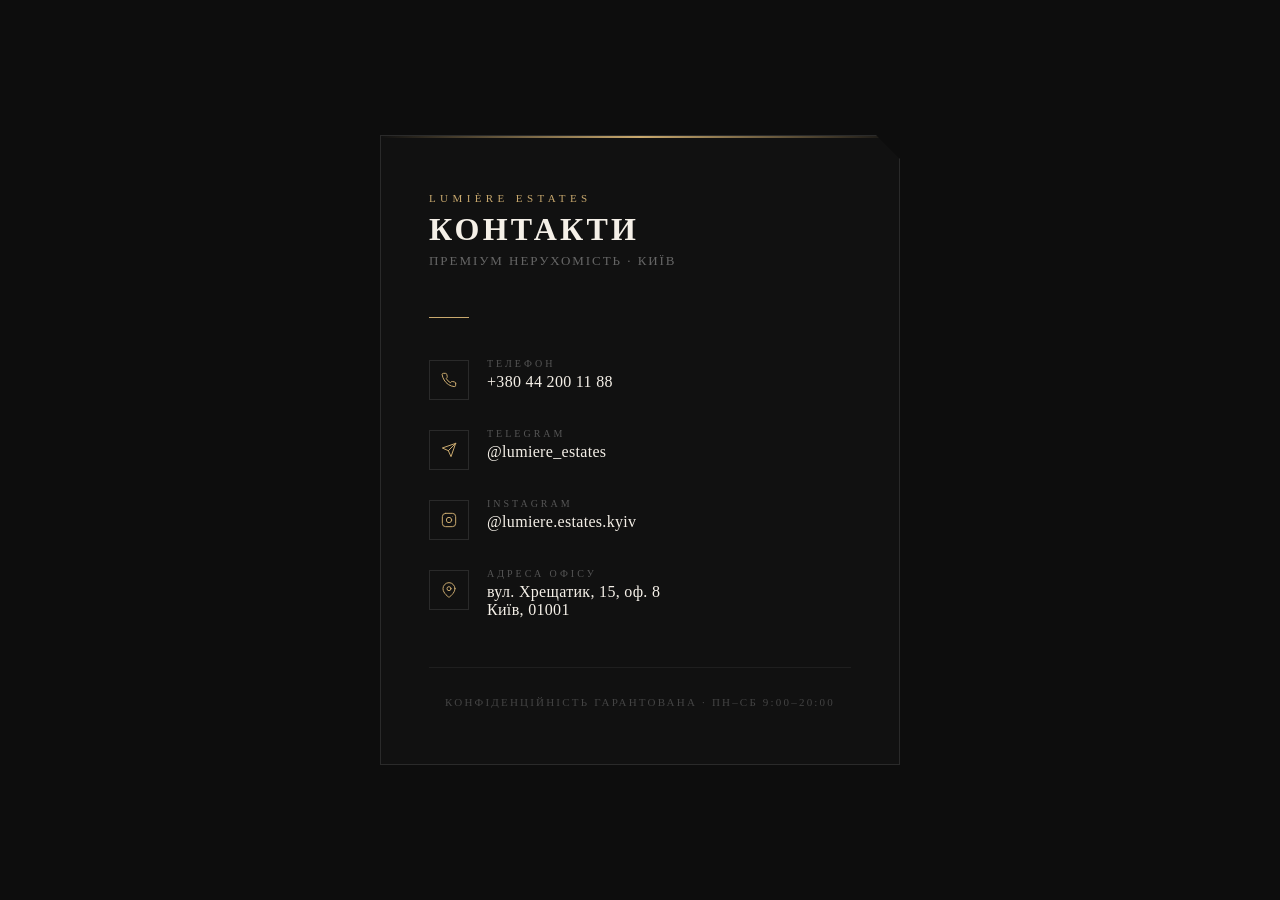
<file: public/contacts.html>
<!DOCTYPE html>
<html lang="uk">
<head>
  <meta charset="UTF-8" />
  <meta name="viewport" content="width=device-width, initial-scale=1.0" />
  <title>Контакти — LUMIÈRE Estates</title>
  <style>
    *, *::before, *::after { box-sizing: border-box; margin: 0; padding: 0; }

    body {
      font-family: 'Georgia', serif;
      background: #0d0d0d;
      color: #f5f0e8;
      min-height: 100vh;
      display: flex;
      align-items: center;
      justify-content: center;
      padding: 40px 20px;
    }

    .card {
      background: #111;
      border: 1px solid #2a2a2a;
      max-width: 520px;
      width: 100%;
      padding: 56px 48px;
      clip-path: polygon(24px 0%, calc(100% - 24px) 0%, 100% 24px, 100% 100%, calc(100% - 24px) 100%, 24px 100%, 0 100%, 0 0);
      position: relative;
    }

    .card::before {
      content: '';
      position: absolute;
      top: 0; left: 0; right: 0;
      height: 2px;
      background: linear-gradient(90deg, transparent, #c9a96e, transparent);
    }

    .logo {
      font-size: 11px;
      letter-spacing: 0.4em;
      text-transform: uppercase;
      color: #c9a96e;
      margin-bottom: 8px;
    }

    h1 {
      font-size: 32px;
      font-weight: 900;
      letter-spacing: 0.1em;
      text-transform: uppercase;
      color: #f5f0e8;
      margin-bottom: 6px;
      line-height: 1.1;
    }

    .subtitle {
      font-size: 13px;
      color: #666;
      letter-spacing: 0.15em;
      text-transform: uppercase;
      margin-bottom: 48px;
    }

    .divider {
      width: 40px;
      height: 1px;
      background: #c9a96e;
      margin-bottom: 40px;
    }

    .contacts {
      display: flex;
      flex-direction: column;
      gap: 28px;
    }

    .contact-item {
      display: flex;
      align-items: flex-start;
      gap: 18px;
      text-decoration: none;
      color: inherit;
      transition: opacity 0.2s;
    }

    .contact-item:hover { opacity: 0.75; }

    .contact-icon {
      width: 40px;
      height: 40px;
      border: 1px solid #2a2a2a;
      display: flex;
      align-items: center;
      justify-content: center;
      flex-shrink: 0;
      margin-top: 2px;
    }

    .contact-icon svg {
      width: 16px;
      height: 16px;
      fill: none;
      stroke: #c9a96e;
      stroke-width: 1.5;
      stroke-linecap: round;
      stroke-linejoin: round;
    }

    .contact-label {
      font-size: 10px;
      letter-spacing: 0.3em;
      text-transform: uppercase;
      color: #555;
      margin-bottom: 4px;
    }

    .contact-value {
      font-size: 16px;
      color: #f5f0e8;
      letter-spacing: 0.02em;
    }

    .footer {
      margin-top: 48px;
      padding-top: 28px;
      border-top: 1px solid #1f1f1f;
      font-size: 11px;
      color: #444;
      letter-spacing: 0.2em;
      text-transform: uppercase;
      text-align: center;
    }
  </style>
</head>
<body>
  <div class="card">
    <div class="logo">LUMIÈRE Estates</div>
    <h1>Контакти</h1>
    <p class="subtitle">Преміум нерухомість · Київ</p>
    <div class="divider"></div>

    <div class="contacts">

      <!-- Phone -->
      <a href="tel:+380442001188" class="contact-item">
        <div class="contact-icon">
          <svg viewBox="0 0 24 24"><path d="M22 16.92v3a2 2 0 0 1-2.18 2 19.79 19.79 0 0 1-8.63-3.07A19.5 19.5 0 0 1 4.72 12a19.79 19.79 0 0 1-3.07-8.67A2 2 0 0 1 3.63 2h3a2 2 0 0 1 2 1.72c.127.96.361 1.903.7 2.81a2 2 0 0 1-.45 2.11L7.91 9.91a16 16 0 0 0 6.16 6.16l1.27-1.37a2 2 0 0 1 2.11-.45c.907.339 1.85.573 2.81.7A2 2 0 0 1 22 16.92z"/></svg>
        </div>
        <div>
          <div class="contact-label">Телефон</div>
          <div class="contact-value">+380 44 200 11 88</div>
        </div>
      </a>

      <!-- Telegram -->
      <a href="https://t.me/lumiere_estates" target="_blank" class="contact-item">
        <div class="contact-icon">
          <svg viewBox="0 0 24 24"><path d="m22 2-7 20-4-9-9-4 20-7z"/><path d="M22 2 11 13"/></svg>
        </div>
        <div>
          <div class="contact-label">Telegram</div>
          <div class="contact-value">@lumiere_estates</div>
        </div>
      </a>

      <!-- Instagram -->
      <a href="https://instagram.com/lumiere.estates.kyiv" target="_blank" class="contact-item">
        <div class="contact-icon">
          <svg viewBox="0 0 24 24"><rect x="2" y="2" width="20" height="20" rx="5" ry="5"/><circle cx="12" cy="12" r="4"/><circle cx="17.5" cy="6.5" r="0.5" fill="#c9a96e" stroke="none"/></svg>
        </div>
        <div>
          <div class="contact-label">Instagram</div>
          <div class="contact-value">@lumiere.estates.kyiv</div>
        </div>
      </a>

      <!-- Address -->
      <div class="contact-item" style="cursor: default;">
        <div class="contact-icon">
          <svg viewBox="0 0 24 24"><path d="M21 10c0 7-9 13-9 13s-9-6-9-13a9 9 0 0 1 18 0z"/><circle cx="12" cy="10" r="3"/></svg>
        </div>
        <div>
          <div class="contact-label">Адреса офісу</div>
          <div class="contact-value">вул. Хрещатик, 15, оф. 8<br>Київ, 01001</div>
        </div>
      </div>

    </div>

    <div class="footer">Конфіденційність гарантована · Пн–Сб 9:00–20:00</div>
  </div>
</body>
</html>
</file>
